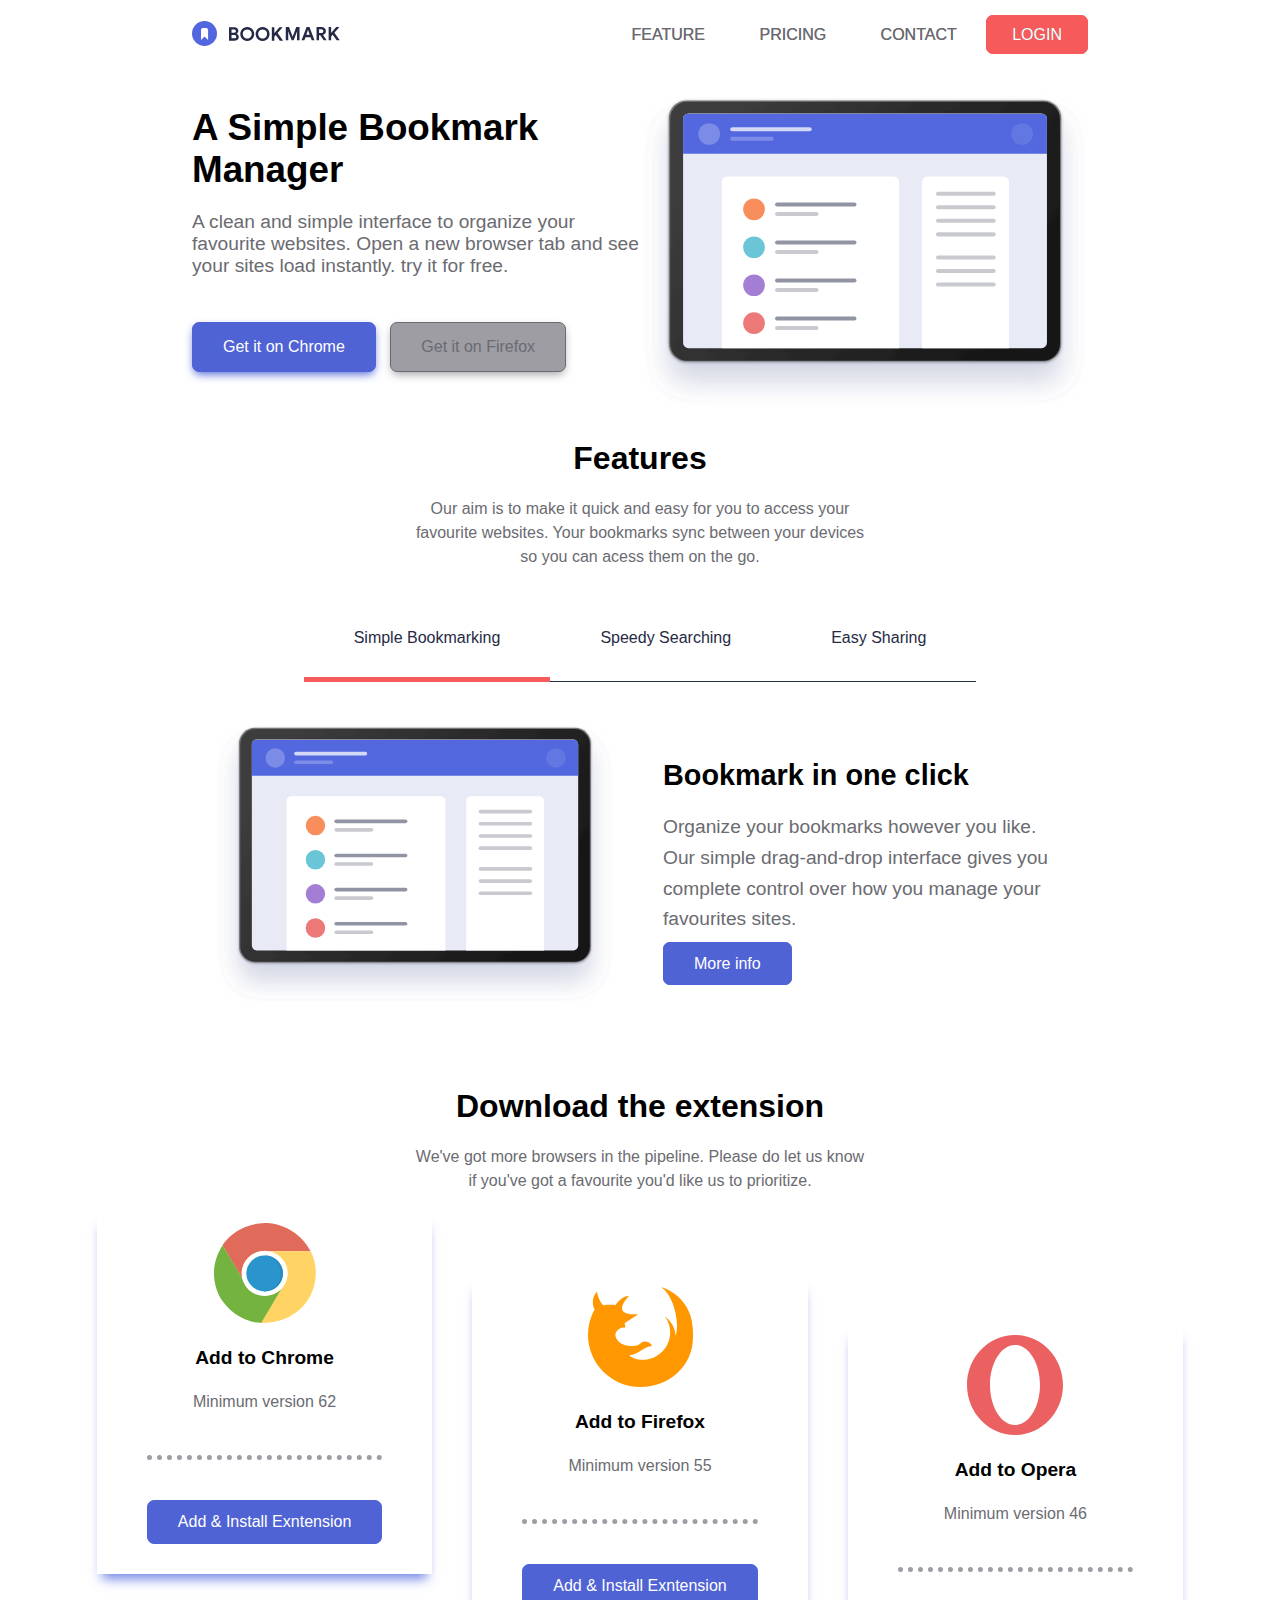
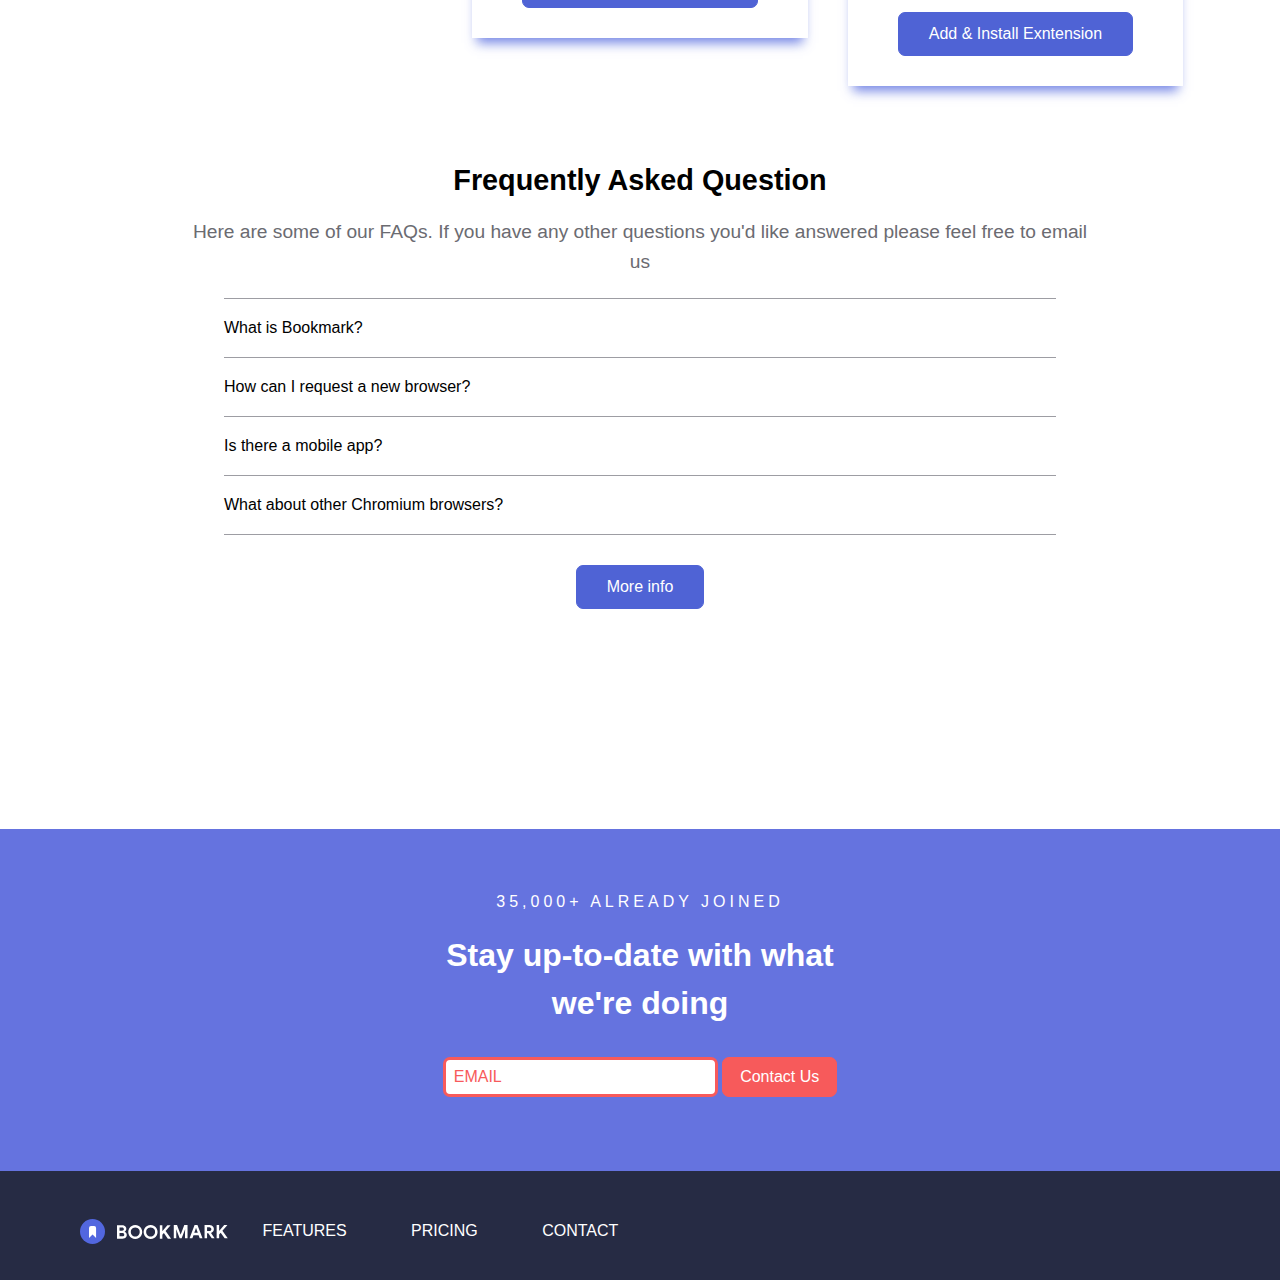
<file: index.html>
<!DOCTYPE html>
<html lang="">

<head>
  <meta charset="utf-8" />
  <meta http-equiv="X-UA-Compatible" content="IE=edge" />
  <meta name="viewport" content="width=device-width, initial-scale=1.0" />
  <title>Bookmark manager</title>
  <link rel="stylesheet" href="css/style.css" />
  <link rel="stylesheet" href="https://pro.fontawesome.com/releases/v5.10.0/css/all.css"
    integrity="sha384-AYmEC3Yw5cVb3ZcuHtOA93w35dYTsvhLPVnYs9eStHfGJvOvKxVfELGroGkvsg+p" crossorigin="anonymous" />
</head>

<body>
  <section>
    <header>
      <nav class="main_nav">
        <p class="logo">
          <img src="./images/logo-bookmark.svg" alt="bookmark" />
        </p>
        <div class="menu">
          <a href="#" class="menu_items">Feature</a>
          <a href="#" class="menu_items">Pricing</a>
          <a href="#" class="menu_items">Contact</a>
          <a href="#" class="menu_items" id="login">Login</a>
        </div>
        <div class="menu_mobile">
          <span class="toogle_menu" id="open_mobile_menu"><i class="fas fa-bars fa-2x"></i></span>
          <div class="list_menu_mobile">
            <p class="logo">
              <span><img src="/images/logo-bookmark-white.svg" alt=""></span>
              <span class="toogle_menu" id="close_mobile_menu"><i class="fas fa-times fa-2x"></i></span>
            </p>
            <a href="#" class="menu_mobile_item item_first">Feature</a>
            <a href="#" class="menu_mobile_item">Pricing</a>
            <a href="#" class="menu_mobile_item">Contact</a>
            <a href="#" class="menu_mobile_item">Login</a>
            <p class="social">
              <a href="#" class="social_item"><i class="fab fa-facebook-f"></i></a>
              <a href="#" class="social_item"><i class="fab fa-twitter"></i></a>
            </p>
          </div>
        </div>
      </nav>
      <div class="background_header">
        <div class="bg_des">
          <div class="textbox">
            <h1>A Simple Bookmark Manager</h1>
            <p>
              A clean and simple interface to organize your favourite
              websites. Open a new browser tab and see your sites load
              instantly. try it for free.
            </p>
          </div>
          <div class="btn_control">
            <a href="#" class="btn btn-chrome">Get it on Chrome</a>
            <a href="#" class="btn btn-firefox">Get it on Firefox</a>
          </div>
        </div>
        <div class="cover">
          <img src="/images/illustration-hero.svg" alt="bookmark" />
        </div>
      </div>
    </header>
  </section>
  <section>
    <div class="features common_display">
      <h1>Features</h1>
      <p>
        Our aim is to make it quick and easy for you to access your favourite
        websites. Your bookmarks sync between your devices so you can acess
        them on the go.
      </p>
      <ul class="list_features">
        <li class="feature_item item_focus first" id="bookmarking">
          Simple Bookmarking
        </li>
        <li class="feature_item" id="searching">Speedy Searching</li>
        <li class="feature_item" id="sharing">Easy Sharing</li>
      </ul>
    </div>
    <div class="tabs_content">
      <div class="tab tab_focus" id="tab_bookmarking">
        <div class="tab_cover">
          <img src="/images/illustration-hero.svg" alt="bookmarking" />
        </div>
        <div class="tab_des">
          <h1>Bookmark in one click</h1>
          <p>
            Organize your bookmarks however you like. Our simple drag-and-drop
            interface gives you complete control over how you manage your
            favourites sites.
          </p>
          <a href="#" class="btn btn-info">More info</a>
        </div>
      </div>
      <div class="tab" id="tab_searching">
        <div class="tab_cover">
          <img src="/images/illustration-features-tab-2.svg" alt="bookmarking" />
        </div>
        <div class="tab_des">
          <h1>Intelligent search</h1>
          <p>
            Our powerful search feature will help you find saved sites in no
            tiem at all. No need to trawl through all of your bookmarks.
          </p>
          <a href="#" class="btn btn-info">More info</a>
        </div>
      </div>
      <div class="tab" id="tab_sharing">
        <div class="tab_cover">
          <img src="/images/illustration-features-tab-3.svg" alt="bookmarking" />
        </div>
        <div class="tab_des">
          <h1>Share your bookmarks</h1>
          <p>
            Easily share your bookmarks and collections with others. Create a
            shareable link that you can send at the click of a button.
          </p>
          <a href="#" class="btn btn-info">More info</a>
        </div>
      </div>
    </div>
  </section>
  <section>
    <div class="extension common_display">
      <h1>Download the extension</h1>
      <p>
        We've got more browsers in the pipeline. Please do let us know if
        you've got a favourite you'd like us to prioritize.
      </p>
      <div class="extension_grid">
        <div class="download_item" id="download_chrome">
          <img src="/images/logo-chrome.svg" alt="chrome" />
          <div class="textbox">
            <h2>Add to Chrome</h2>
            <p>Minimum version 62</p>
            <hr />
            <a href="#" class="btn btn-download">Add & Install Exntension</a>
          </div>
        </div>
        <div class="download_item" id="download_firefox">
          <img src="/images/logo-firefox.svg" alt="firefox" />
          <div class="textbox">
            <h2>Add to Firefox</h2>
            <p>Minimum version 55</p>
            <hr />
            <a href="#" class="btn btn-download">Add & Install Exntension</a>
          </div>
        </div>
        <div class="download_item" id="download_opera">
          <img src="/images/logo-opera.svg" alt="opera" />
          <div class="textbox">
            <h2>Add to Opera</h2>
            <p>Minimum version 46</p>
            <hr />
            <a href="#" class="btn btn-download">Add & Install Exntension</a>
          </div>
        </div>
      </div>
    </div>
  </section>
  <section>
    <div class="faq common_display">
      <h1>Frequently Asked Question</h1>
      <p>
        Here are some of our FAQs. If you have any other questions you'd like
        answered please feel free to email us
      </p>
      <div class="faq_list">
        <ul>
          <li class="question_item first">
            What is Bookmark?<span><i class="fas fa-chevron-left"></i><i class="fas fa-chevron-down"></i></span>
            <p>
              Lorem ipsum dolor sit amet, consectetur adipisicing elit. Sint
              pariatur possimus numquam distinctio magni, ad cupiditate odio
              similique nesciunt fuga quod labore recusandae officiis eum
              voluptatibus provident praesentium dolorem culpa.
            </p>
          </li>
          <li class="question_item">
            How can I request a new browser?<span><i class="fas fa-chevron-left"></i><i
                class="fas fa-chevron-down"></i></span>
            <p>
              Lorem ipsum dolor sit amet, consectetur adipisicing elit. Sint
              pariatur possimus numquam distinctio magni, ad cupiditate odio
              similique nesciunt fuga quod labore recusandae officiis eum
              voluptatibus provident praesentium dolorem culpa.
            </p>
          </li>
          <li class="question_item">
            Is there a mobile app?<span><i class="fas fa-chevron-left"></i><i class="fas fa-chevron-down"></i></span>
            <p>
              Lorem ipsum dolor sit amet, consectetur adipisicing elit. Sint
              pariatur possimus numquam distinctio magni, ad cupiditate odio
              similique nesciunt fuga quod labore recusandae officiis eum
              voluptatibus provident praesentium dolorem culpa.
            </p>
          </li>
          <li class="question_item">
            What about other Chromium browsers?<span><i class="fas fa-chevron-left"></i><i
                class="fas fa-chevron-down"></i></span>
            <p>
              Lorem ipsum dolor sit amet, consectetur adipisicing elit. Sint
              pariatur possimus numquam distinctio magni, ad cupiditate odio
              similique nesciunt fuga quod labore recusandae officiis eum
              voluptatibus provident praesentium dolorem culpa.
            </p>
          </li>
        </ul>
      </div>
      <a href="#" class="btn btn-info">More info</a>
    </div>
  </section>
  <section>
    <div class="newsletter common_display">
      <h2>35,000+ already joined</h2>
      <p>Stay up-to-date with what we're doing</p>
      <div class="form_group">
        <form action="">
          <input type="email" name="email" placeholder="Email" />
          <button type="submit" name="contact" id="contact">Contact Us</a>
        </form>
      </div>
    </div>
    <footer>
      <div class="footer_menu">
        <div class="menu">
          <img src="/images/logo-bookmark-footer.svg" class="menu_item" alt="logo" />
          <a href="#" class="menu_item">features</a>
          <a href="#" class="menu_item">pricing</a>
          <a href="#" class="menu_item">contact</a>
        </div>
        <div class="social">
          <a href="#" class="social_item"><i class="fab fa-facebook-f"></i></a>
          <a href="#" class="social_item"><i class="fab fa-twitter"></i></a>
        </div>
      </div>
    </footer>
  </section>

  <script type="text/javascript">
    //Features
    var active_item = (feature_item, tab_item) => {
      let feature_current = document.getElementsByClassName("item_focus")[0];
      feature_current.className = feature_current.className.replace(
        "item_focus",
        ""
      );
      feature_item.className += " item_focus";

      let tab_current = document.getElementsByClassName("tab_focus")[0];
      tab_current.className = tab_current.className.replace("tab_focus", "");
      tab_item.className += " tab_focus";
    };
    let list_feature = document.getElementsByClassName("feature_item");
    let list_tab_feature = document.getElementsByClassName("tab");
    for (i = 0; i < list_feature.length; i++) {
      let feature_item = list_feature[i];
      let tab_item = list_tab_feature[i];
      list_feature[i].onclick = () => {
        active_item(feature_item, tab_item);
      };
    }
    //Features
    var onToggleAnswer = (faq) => {
      let open = faq.getElementsByTagName("i")[0];
      let close = faq.getElementsByTagName("i")[1];
      let answer = faq.getElementsByTagName("p")[0];
      if (close.style.display === "none" || close.style.display === "") {
        answer.style.display = "block";
        close.style.display = "inline";
        open.style.display = "none";
      } else {
        answer.style.display = "none";
        close.style.display = "none";
        open.style.display = "inline";
      }
    };
    //FAQs
    let list_faq = document.getElementsByClassName("question_item");
    for (i = 0; i < list_faq.length; i++) {
      let faq = list_faq[i];
      faq.onclick = () => {
        onToggleAnswer(faq);
      };
    }
      //FAQs

      //Mobile menu
      onToggleMenu = (e) => {
        let mobile_menu = document.getElementsByClassName('list_menu_mobile')[0];
        if(e.id.includes('close')){
          mobile_menu.style.visibility= 'hidden';
          return;
        }
        else if(e.id.includes('open')){
          mobile_menu.style.visibility= 'visible';
          return;
        }
        else return;
        console.log(e);
      }
      let close_btn = document.getElementById('close_mobile_menu');
      let open_btn = document.getElementById('open_mobile_menu');
      close_btn.onclick = () => onToggleMenu(close_btn);
      open_btn.onclick = () => onToggleMenu(open_btn);
      //Mobile menu
  </script>
</body>

</html>
</file>
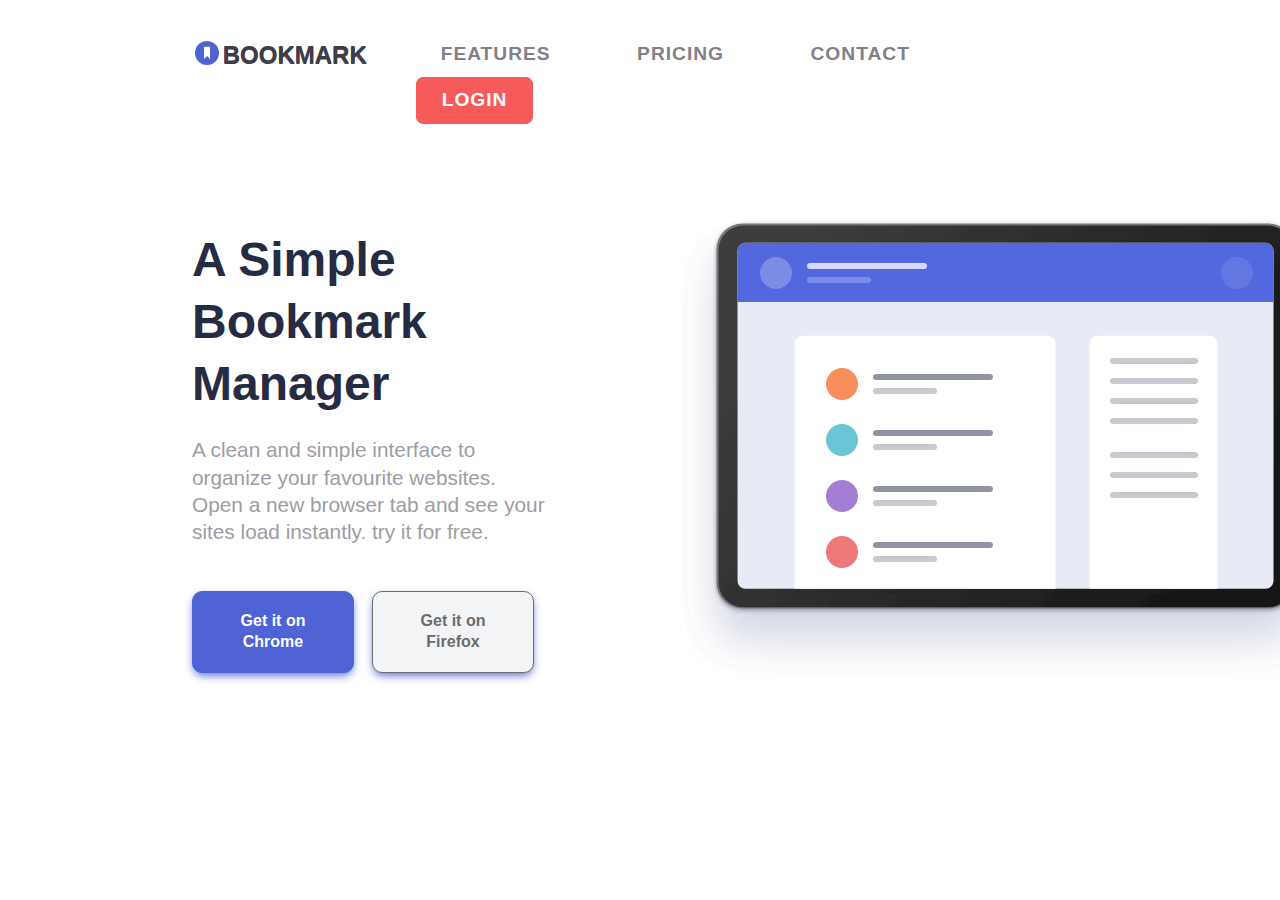
<file: bo tui/index.html>
<!DOCTYPE html>
<html lang="">
  <head>
    <meta charset="utf-8" />
    <meta http-equiv="X-UA-Compatible" content="IE=edge" />
    <meta name="viewport" content="width=device-width, initial-scale=1.0">
    <title>Bookmark manager</title>
    <link rel="stylesheet" href="css/style.css" />
  </head>
  <body>
    <header>
      <nav class="main_nav">
        <div class="left_nav">
          <p>
            <img src="./image/bmark.png" alt="book mark" />
            <span>Bookmark</span>
          </p>
        </div>
        <div class="right_nav">
          <ul class="menu">
            <li class="menu-item"><a href="#">Features</a></li>
            <li class="menu-item"><a href="#">Pricing</a></li>
            <li class="menu-item"><a href="#">Contact</a></li>
            <li class="menu-item" id="login"><a href="#">Login</a></li>
          </ul>
        </div>
      </nav>
      <div class="background_header">
        <div class="bg_des">
          <div class="textbox">
            <h1>A Simple Bookmark Manager</h1>
            <p>
              A clean and simple interface to organize your favourite websites.
              Open a new browser tab and see your sites load instantly. try it
              for free.
            </p>
          </div>
          <div class="btn_control">
            <a href="#" class="btn btn-chrome">Get it on Chrome</a>
            <a href="#" class="btn btn-firefox">Get it on Firefox</a>
          </div>
        </div>
        <div class="bg_img">
          <!-- <div class="box-bg"></div> -->
          <img src="./image/illustration-hero.svg" alt="" />
        </div>
      </div>
    </header>
    <div class="container">
      <div class="features"></div>
      <div class="extension"></div>
      <div class="ask-ques"></div>
    </div>
    <footer></footer>
  </body>
</html>
</file>
<file: css/style.css>
* {
  font-family: "Poppins", sans-serif;
  margin: 0;
  padding: 0;
  box-sizing: border-box;
  text-decoration: none;
  font-size: 16px; }

.common_display {
  text-align: center;
  position: relative;
  justify-content: center;
  align-items: center; }

section {
  top: 0; }
  section header,
  section .tabs_content,
  section .faq {
    padding: 30px 15%; }
  section header {
    max-width: 100%; }
    section header .main_nav {
      background-color: #fff;
      padding: 30px 15%;
      position: fixed;
      top: 0;
      right: 0;
      width: 100%;
      display: flex;
      justify-content: space-between;
      align-items: center;
      z-index: 1000;
      height: 70px; }
      section header .main_nav .menu_mobile {
        display: none; }
      section header .main_nav .menu_items {
        text-transform: uppercase;
        padding: 10px 25px;
        color: #6b6b71;
        font-weight: 500;
        text-shadow: 0 0.3px #6b6b71; }
        section header .main_nav .menu_items:hover {
          color: #f75a5b; }
      section header .main_nav #login {
        color: white;
        background-color: #f75a5b;
        border-radius: 7px;
        border: #f75a5b solid 1px; }
        section header .main_nav #login:hover {
          background-color: #fff;
          color: #f75a5b; }
    section header .background_header {
      margin-top: 4rem;
      display: grid;
      align-items: center;
      grid-template-columns: 450px auto; }
      section header .background_header .bg_des {
        max-width: 100%; }
        section header .background_header .bg_des .textbox h1 {
          font-size: 2.3rem; }
        section header .background_header .bg_des .textbox p {
          font-size: 1.2rem;
          padding: 20px 0;
          color: #6b6b71;
          max-width: 700px; }
        section header .background_header .bg_des .btn_control {
          margin: 20px 0; }
          section header .background_header .bg_des .btn_control .btn {
            display: inline-block;
            margin: 5px 0;
            padding: 15px 30px;
            border-radius: 7px;
            margin-right: 10px; }
          section header .background_header .bg_des .btn_control .btn-chrome {
            background-color: #4f63d5;
            color: #fff;
            border: #4f63d5 solid 1px;
            box-shadow: 0 4px 10px -2px #4f63d5; }
            section header .background_header .bg_des .btn_control .btn-chrome:hover {
              background-color: #fff;
              color: #4f63d5; }
          section header .background_header .bg_des .btn_control .btn-firefox {
            background-color: #9d9da3;
            color: #6b6b71;
            border: #6b6b71 solid 1px;
            box-shadow: 0 4px 10px -2px #9d9da3; }
            section header .background_header .bg_des .btn_control .btn-firefox:hover {
              background-color: #fff; }
      section header .background_header .cover img {
        max-width: 100%;
        float: right;
        animation: float 3s linear infinite; }
  section .features h1 {
    font-size: 2rem; }
  section .features p {
    margin: 20px auto;
    max-width: 450px;
    line-height: 1.5rem;
    color: #6b6b71; }
  section .features .list_features {
    list-style: none;
    display: flex;
    justify-content: center; }
    section .features .list_features .feature_item {
      margin: 10px 0;
      padding: 30px 50px;
      color: #262b44;
      font-weight: 500;
      border-bottom: #262b44 solid 1px;
      cursor: pointer;
      transition: 0.2s; }
      section .features .list_features .feature_item:hover {
        color: #f75a5b;
        transform: scaleY(1.2); }
      section .features .list_features .feature_item:active {
        border-bottom: #f75a5b solid 5px; }
    section .features .list_features .item_focus {
      border-bottom: #f75a5b solid 5px; }
  section .tabs_content .tab {
    display: none;
    grid-template-columns: auto 450px;
    position: relative;
    justify-content: center;
    align-items: center; }
    section .tabs_content .tab .tab_des {
      padding: 0 0 0 3rem; }
      section .tabs_content .tab .tab_des h1 {
        font-size: 1.8rem; }
      section .tabs_content .tab .tab_des p {
        font-size: 1.2rem;
        padding: 20px 0;
        color: #6b6b71;
        max-width: 700px;
        line-height: 1.6; }
      section .tabs_content .tab .tab_des .btn-info {
        text-decoration: none;
        color: #fff;
        background-color: #4f63d5;
        padding: 12px 30px;
        border-radius: 7px;
        border: 1px solid #4f63d5; }
        section .tabs_content .tab .tab_des .btn-info:hover {
          background-color: #fff;
          color: #4f63d5; }
    section .tabs_content .tab .tab_cover img {
      max-width: 25rem;
      animation: float 3s linear infinite; }
  section .tabs_content .tab_focus {
    display: grid; }
  section .extension {
    margin: 3rem 0; }
    section .extension h1 {
      font-size: 2rem; }
    section .extension p {
      margin: 20px auto;
      line-height: 1.5rem;
      max-width: 450px;
      color: #6b6b71; }
    section .extension .extension_grid {
      display: flex;
      justify-content: center; }
      section .extension .extension_grid #download_firefox {
        position: relative;
        top: 4rem; }
      section .extension .extension_grid #download_opera {
        position: relative;
        top: 7rem; }
      section .extension .extension_grid .download_item {
        margin: 0 20px;
        padding: 10px 50px;
        box-shadow: 0 10px 11px -5px rgba(83, 104, 223, 0.8);
        max-width: 100%; }
        section .extension .extension_grid .download_item .textbox {
          margin: 20px 0; }
          section .extension .extension_grid .download_item .textbox h2 {
            font-size: 1.2rem; }
          section .extension .extension_grid .download_item .textbox p {
            color: #6b6b71;
            line-height: 1.6; }
          section .extension .extension_grid .download_item .textbox hr {
            margin: 40px 0;
            border: none;
            border-bottom: 5px dotted #9d9da3;
            width: 100%; }
          section .extension .extension_grid .download_item .textbox .btn-download {
            display: inline-block;
            text-decoration: none;
            color: #fff;
            background-color: #4f63d5;
            padding: 12px 30px;
            border-radius: 7px;
            border: 1px solid #4f63d5;
            width: 100%; }
            section .extension .extension_grid .download_item .textbox .btn-download:hover {
              background-color: #fff;
              color: #4f63d5; }
  section .faq {
    margin: 10rem 0; }
    section .faq h1 {
      font-size: 1.8rem; }
    section .faq p {
      padding: 20px 0;
      font-size: 1.2rem;
      color: #6b6b71;
      line-height: 1.6; }
    section .faq .faq_list {
      padding: 0px 2rem; }
      section .faq .faq_list ul {
        list-style: none; }
        section .faq .faq_list ul .first {
          border-top: #9d9da3 solid 1px; }
        section .faq .faq_list ul li {
          text-align: left;
          padding: 20px 0;
          cursor: pointer;
          border-bottom: #9d9da3 solid 1px; }
          section .faq .faq_list ul li:hover {
            color: #f75a5b; }
          section .faq .faq_list ul li span {
            float: right; }
            section .faq .faq_list ul li span .fa-chevron-down {
              display: none; }
          section .faq .faq_list ul li p {
            font-size: 0.9rem;
            padding: 10px 0;
            display: none; }
    section .faq .btn-info {
      margin: 30px 0;
      display: inline-block;
      text-decoration: none;
      color: #fff;
      background-color: #4f63d5;
      padding: 12px 30px;
      border-radius: 7px;
      border: 1px solid #4f63d5; }
      section .faq .btn-info:hover {
        background-color: #fff;
        color: #4f63d5; }
  section .newsletter {
    background-color: rgba(84, 100, 220, 0.9);
    padding: 4rem 0;
    color: white;
    display: flex;
    flex-direction: column; }
    section .newsletter h2 {
      letter-spacing: 4px;
      text-transform: uppercase;
      font-weight: lighter; }
    section .newsletter p {
      font-weight: 700;
      font-size: 2rem;
      max-width: 450px;
      line-height: 1.5;
      padding: 20px 0; }
    section .newsletter input {
      height: 40px;
      width: 275px;
      border-radius: 7px;
      border: #f75a5b solid 3px;
      text-indent: 0.5em; }
      section .newsletter input::placeholder {
        text-transform: uppercase;
        color: #f75a5b; }
    section .newsletter #contact {
      margin: 10px 0;
      padding: 10px 17px;
      cursor: pointer;
      color: white;
      background-color: #f75a5b;
      border-radius: 7px;
      border: #f75a5b solid 1px; }
      section .newsletter #contact:hover {
        background-color: #fff;
        color: #f75a5b; }
  section footer {
    background-color: #262b44;
    text-transform: #fff; }
    section footer .footer_menu {
      position: relative;
      display: flex;
      justify-content: space-between;
      padding: 40px 5rem; }
    section footer .menu img {
      position: relative;
      top: 0.5rem; }
    section footer .menu a {
      display: inline-block;
      align-items: center;
      text-decoration: none;
      color: #fff;
      text-transform: uppercase;
      padding: 0 30px; }
      section footer .menu a:hover {
        color: #f75a5b;
        transform: scale(1.5, 1.5); }
    section footer .social a {
      display: inline-block;
      text-decoration: none;
      color: #fff;
      padding: 0 10px;
      font-size: 1.5rem; }
      section footer .social a .fa-facebook-f:before,
      section footer .social a .fa-twitter:before {
        font-size: 30px; }
      section footer .social a:hover {
        color: #f75a5b;
        transform: scale(1.5, 1.5); }

@media (max-width: 960px) {
  section header,
  section .tabs_content,
  section .faq {
    padding: 30px 30px; }
  section header .main_nav {
    padding: 30px 30px;
    width: 100%;
    right: 0; }
    section header .main_nav .menu {
      display: none; }
    section header .main_nav .menu_mobile {
      display: inline-block; }
      section header .main_nav .menu_mobile .toogle_menu {
        cursor: pointer; }
        section header .main_nav .menu_mobile .toogle_menu:hover {
          color: #f75a5b; }
      section header .main_nav .menu_mobile .list_menu_mobile {
        background-color: rgba(38, 45, 71, 0.9);
        position: fixed;
        top: 0;
        left: 0;
        right: 0;
        bottom: 0;
        visibility: hidden;
        display: flex;
        flex-direction: column;
        justify-content: center;
        align-items: center; }
        section header .main_nav .menu_mobile .list_menu_mobile .logo {
          display: inline-block;
          position: relative;
          width: 60%;
          padding: 0 30px;
          margin: 30px 0; }
          section header .main_nav .menu_mobile .list_menu_mobile .logo .toogle_menu {
            float: right; }
          section header .main_nav .menu_mobile .list_menu_mobile .logo img {
            position: absolute;
            top: 15%; }
        section header .main_nav .menu_mobile .list_menu_mobile .item_first {
          border-top: #fff solid 1px; }
        section header .main_nav .menu_mobile .list_menu_mobile .menu_mobile_item {
          text-align: center;
          color: #fff;
          text-transform: uppercase;
          width: 60%;
          padding: 20px 0;
          margin: 10px 0;
          border-bottom: #fff solid 1px; }
          section header .main_nav .menu_mobile .list_menu_mobile .menu_mobile_item:hover {
            border: #fff solid 1px;
            border-radius: 7px; }
        section header .main_nav .menu_mobile .list_menu_mobile .social {
          padding: 50px 0; }
          section header .main_nav .menu_mobile .list_menu_mobile .social .fa-facebook-f:before,
          section header .main_nav .menu_mobile .list_menu_mobile .social .fa-twitter:before {
            font-size: 30px; }
          section header .main_nav .menu_mobile .list_menu_mobile .social .social_item {
            padding: 30px 10px;
            color: #fff; }
        section header .main_nav .menu_mobile .list_menu_mobile #close_mobile_menu {
          color: #fff;
          cursor: pointer; }
          section header .main_nav .menu_mobile .list_menu_mobile #close_mobile_menu:hover {
            color: #f75a5b; }
  section header .background_header {
    display: flex;
    flex-direction: column-reverse;
    justify-content: center; }
    section header .background_header .bg_des {
      text-align: center; }
  section .features .list_features {
    padding: 0 30px;
    display: block; }
    section .features .list_features .first {
      border-top: #262b44 solid 1px; }
  section .tabs_content .tab {
    grid-template-columns: none;
    justify-content: center; }
    section .tabs_content .tab .tab_des {
      text-align: center;
      padding: 0 5%;
      width: 100%; }
    section .tabs_content .tab .tab_cover img {
      max-width: 100%; }
  section .extension .extension_grid {
    flex-direction: column; }
  section .faq {
    margin: 0.5rem 0;
    padding: 250px 3%; }
  section footer .footer_menu {
    flex-direction: column;
    text-align: center; }
    section footer .footer_menu .menu a {
      display: block;
      margin: 30px 0; }
    section footer .footer_menu .social a {
      margin-bottom: 30px;
      display: block; } }
@keyframes float {
  0%,
  100% {
    transform: translateY(0rem); }
  50% {
    transform: translateY(-1.5rem); } }

/*# sourceMappingURL=style.css.map */
</file>
<file: bo tui/css/style.css>
* {
  margin: 0;
  box-sizing: border-box; }

body {
  font-family: 'Rubik', sans-serif;
  font-weight: 400;
  font-size: 16px;
  line-height: 1.3;
  margin: 0 15%; }

header {
  top: 0;
  left: 0;
  right: 0;
  padding: 2em 0; }
  header nav {
    display: flex;
    margin-bottom: 10%; }
    header nav .left_nav {
      width: 20%;
      padding-top: 7px;
      margin-left: 22px; }
      header nav .left_nav p {
        position: relative; }
        header nav .left_nav p img {
          background-color: #4f63d5;
          border-radius: 100px;
          color: white;
          width: 1.5rem;
          position: absolute;
          top: 0.15rem;
          left: -1.2rem;
          padding: 4px; }
        header nav .left_nav p span {
          margin-left: 6%;
          font-size: 1.5rem;
          text-transform: uppercase;
          font-weight: bolder;
          color: #3e3d48;
          text-shadow: 0 1px #3e3d48; }
    header nav .right_nav {
      width: 100%; }
      header nav .right_nav .menu {
        float: right;
        list-style-type: none; }
        header nav .right_nav .menu .menu-item {
          display: inline-block;
          margin: 0 1rem;
          padding: 10px 25px;
          border-radius: 7px;
          font-weight: 600;
          font-size: 1.2rem; }
          header nav .right_nav .menu .menu-item a {
            color: #828187;
            text-decoration: none;
            text-transform: uppercase;
            letter-spacing: 1px; }
            header nav .right_nav .menu .menu-item a:hover {
              color: #f75a5b; }
        header nav .right_nav .menu #login {
          background-color: #f75a5b;
          border: #f75a5b solid 1px; }
          header nav .right_nav .menu #login a {
            color: #fff; }
          header nav .right_nav .menu #login:hover {
            background-color: #fff; }
            header nav .right_nav .menu #login:hover a {
              color: #f75a5b; }

.background_header {
  display: flex; }
  .background_header .bg_des,
  .background_header .bg_img {
    width: 100%; }
  .background_header .bg_des {
    margin-right: 125px; }
    .background_header .bg_des .textbox h1,
    .background_header .bg_des .textbox p {
      margin: 15px 0; }
    .background_header .bg_des .textbox h1 {
      color: #262b44;
      font-size: 3rem; }
    .background_header .bg_des .textbox p {
      color: #9d9da3;
      font-size: 1.3rem;
      margin-block-start: 1em;
      margin-block-end: 1em;
      margin-inline-start: 0px;
      margin-inline-end: 0px; }
    .background_header .bg_des .btn_control {
      display: flex; }
      .background_header .bg_des .btn_control a {
        text-decoration: none;
        width: 100%; }
      .background_header .bg_des .btn_control .btn {
        display: inline-block;
        margin-right: 5%;
        margin-top: 7%;
        width: 180px;
        padding: 1.2rem;
        text-align: center;
        border-radius: 10px;
        font-weight: 600;
        box-shadow: 0 4px 10px -2px #4f63d5; }
        .background_header .bg_des .btn_control .btn:hover {
          background-color: #fff; }
      .background_header .bg_des .btn_control .btn-chrome {
        border: #4f63d5 solid 1px;
        background-color: #4f63d5;
        color: #fff; }
        .background_header .bg_des .btn_control .btn-chrome:hover {
          color: #4f63d5; }
      .background_header .bg_des .btn_control .btn-firefox {
        border: #6b6b71 solid 1px;
        background-color: #f3f4f6;
        color: #6b6b71; }
  .background_header .bg_img {
    position: relative; }
    .background_header .bg_img .box-bg {
      background-color: #4f63d5;
      width: 200%;
      height: 22rem;
      border-radius: 15rem;
      z-index: -1;
      position: absolute;
      top: 31%;
      left: 42%; }

/*# sourceMappingURL=style.css.map */
</file>
